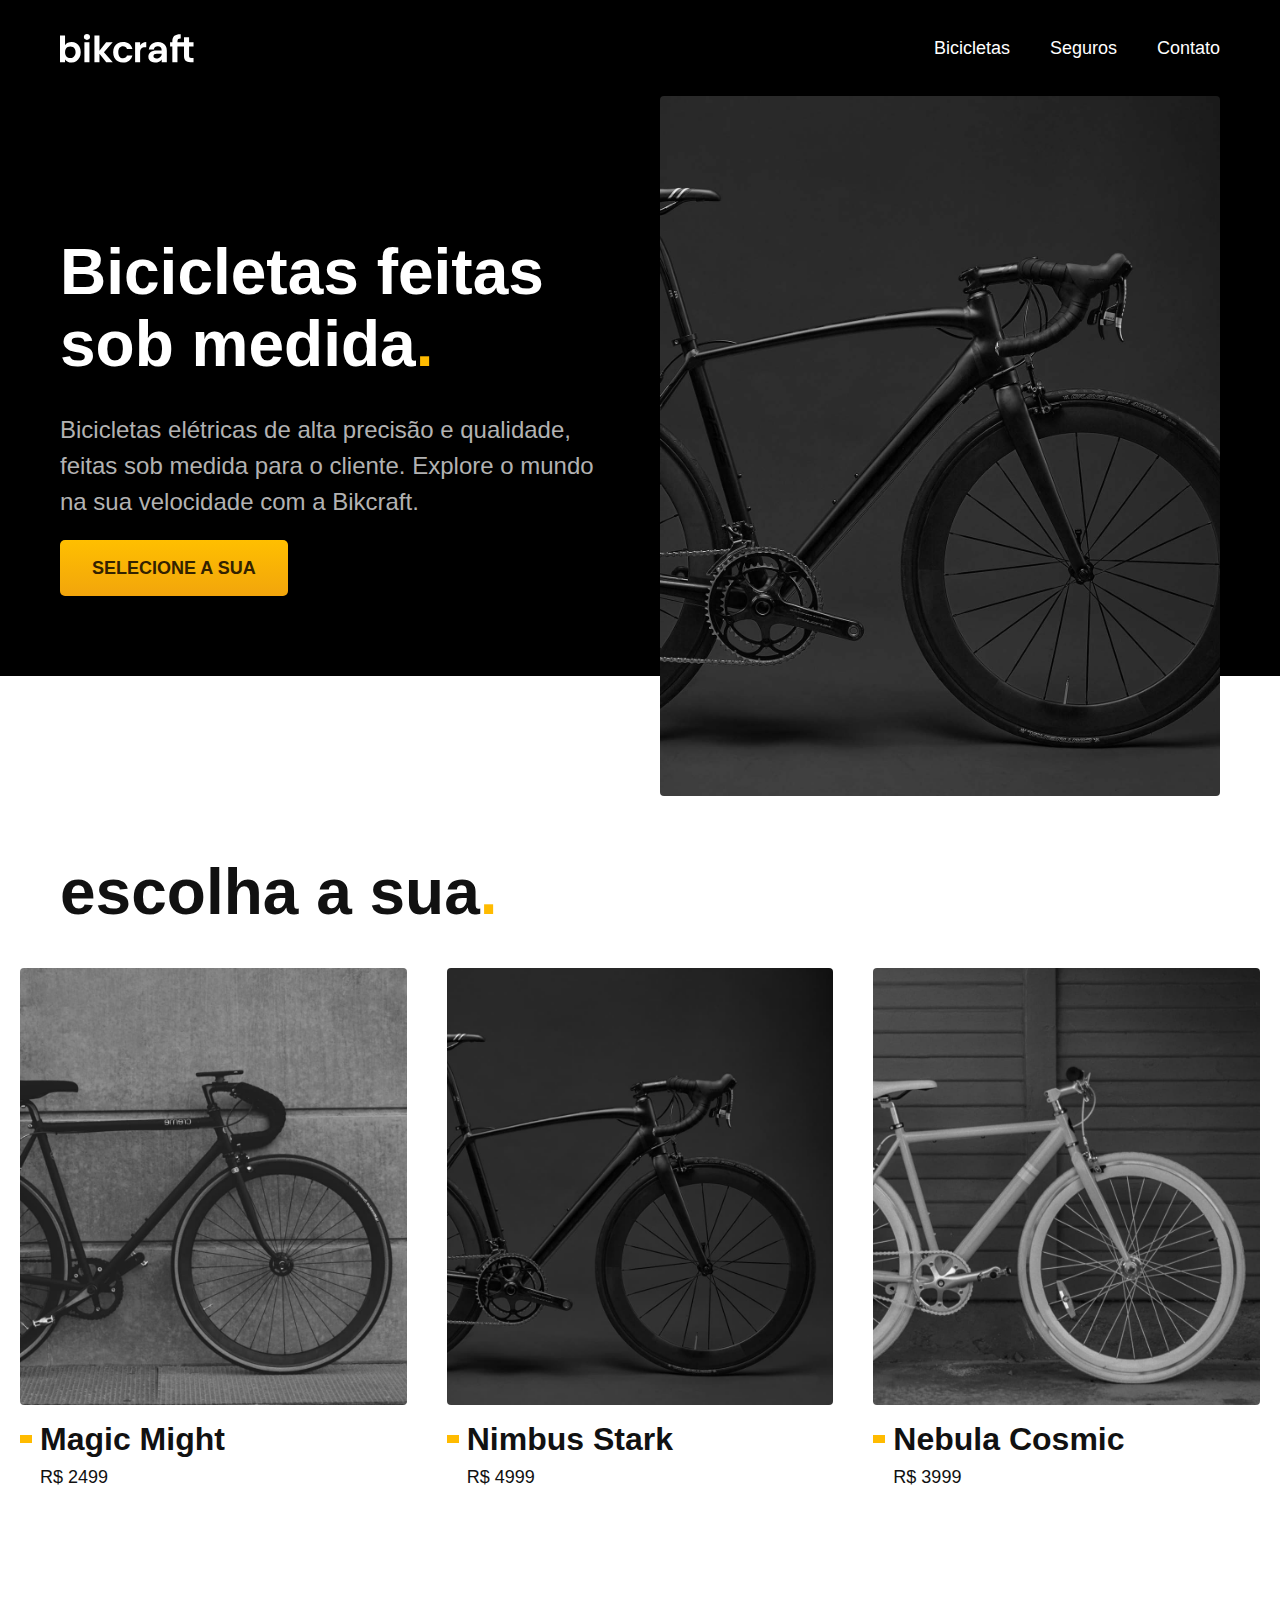
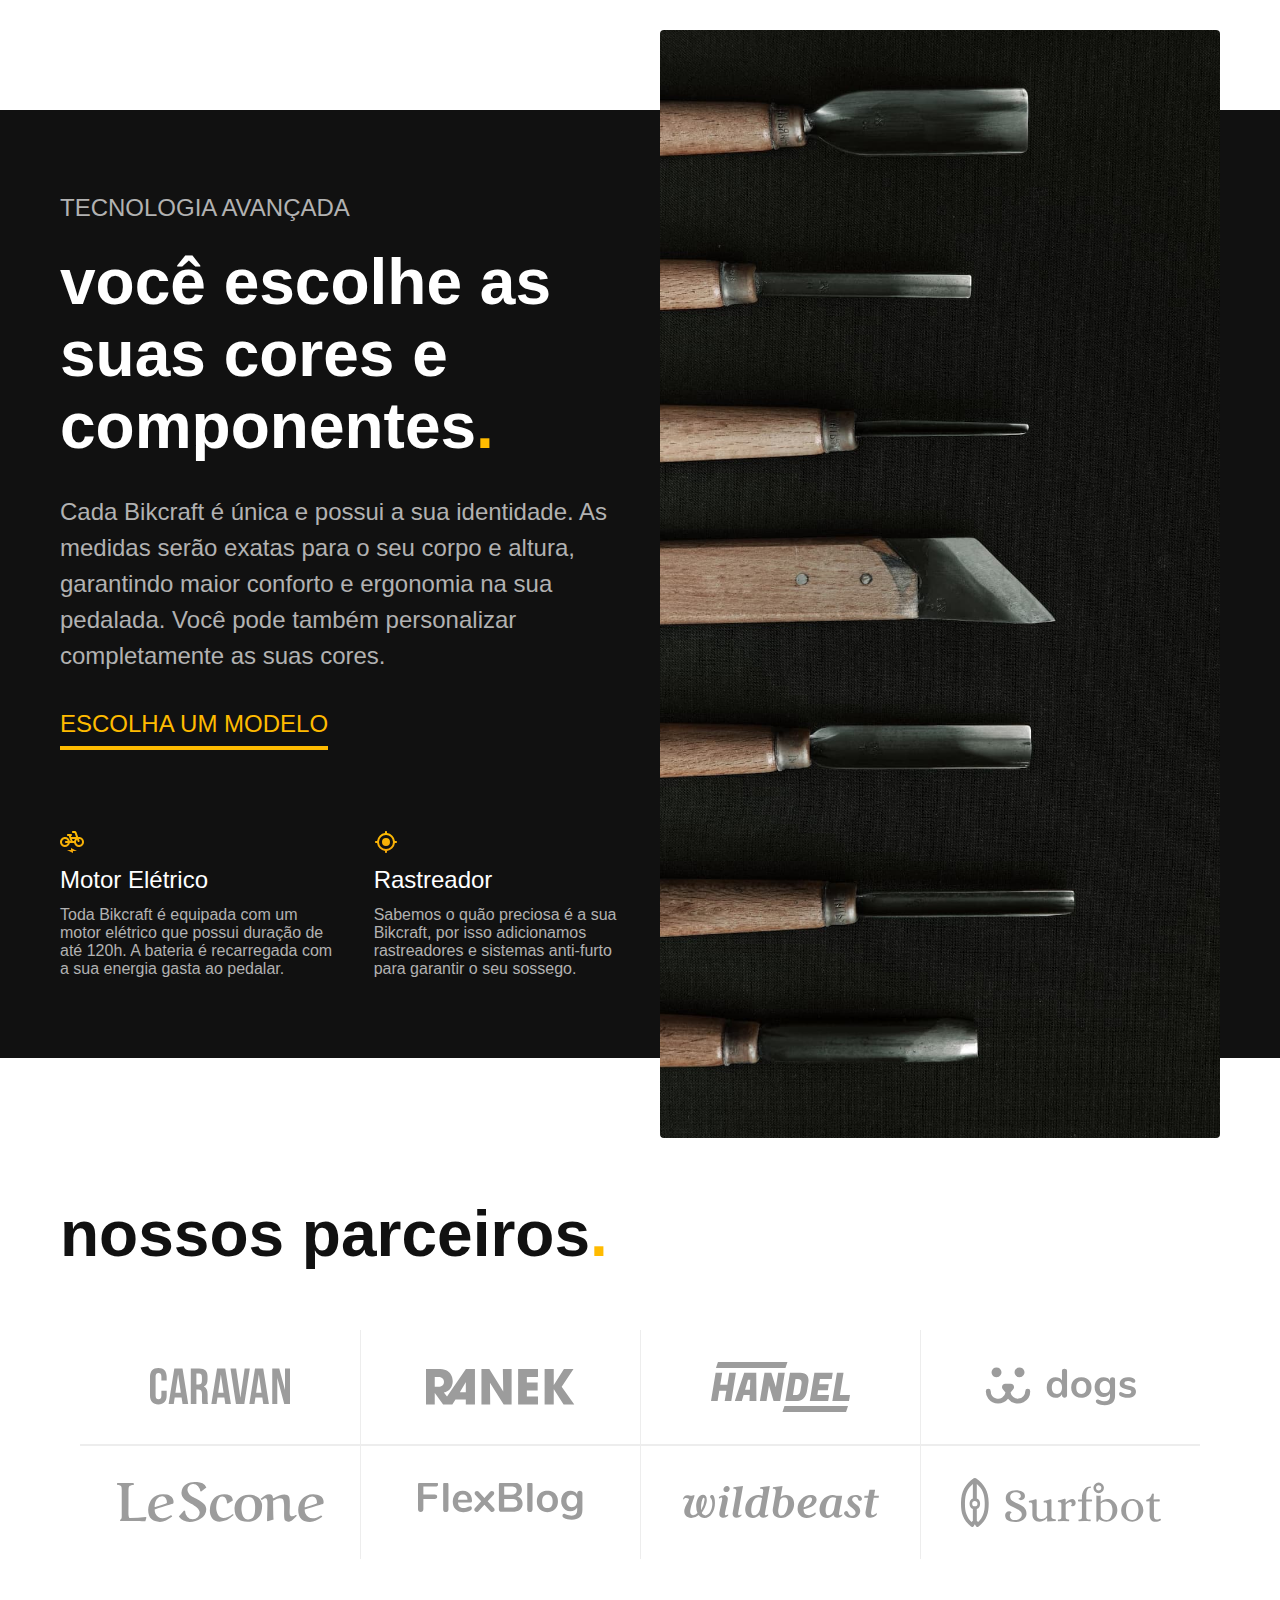
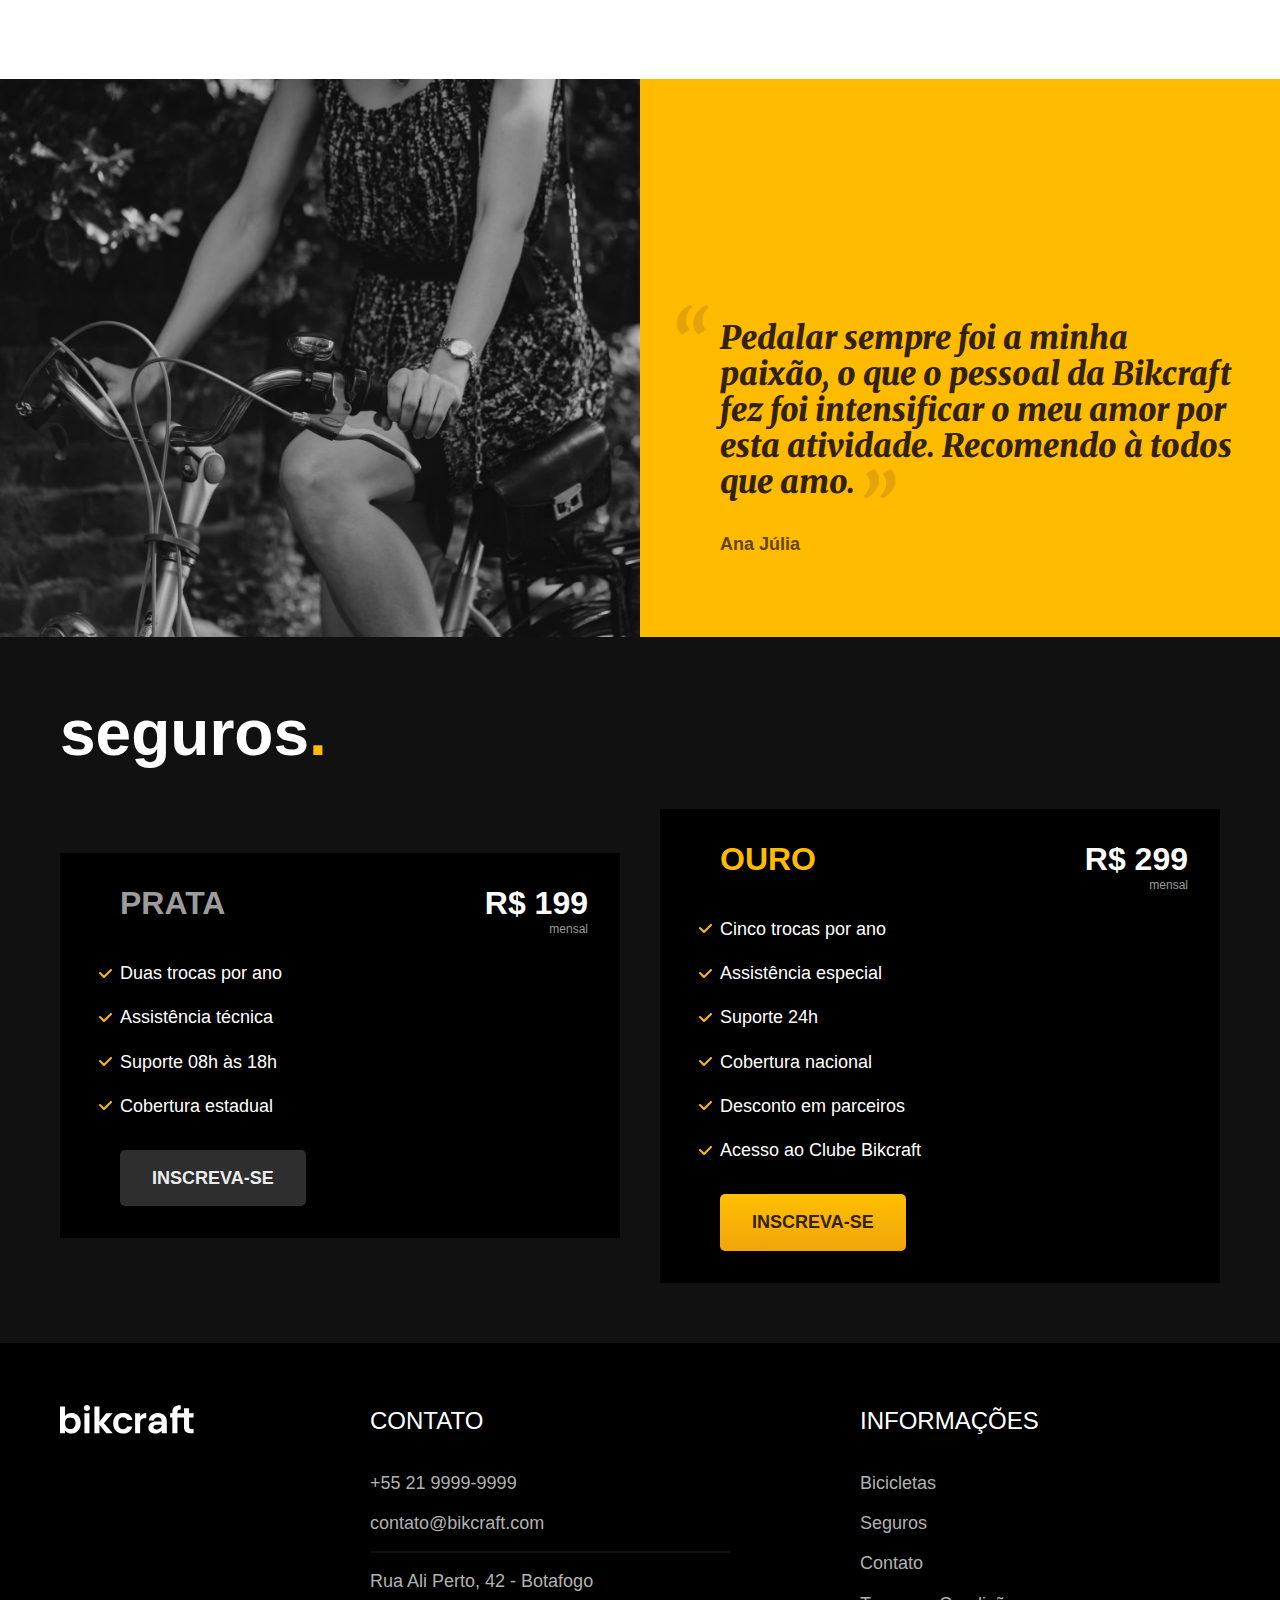
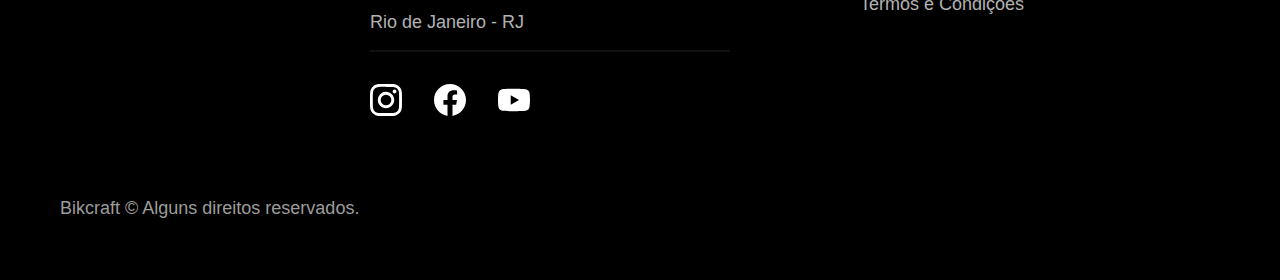
<file: index.html>
<!DOCTYPE html>

<html lang="pt-br">

<head>
  <meta charset="UTF-8">
  <meta name="viewport" content="width=device-width, initial-scale=1.0">
  <title>Bikecraft - Bicicletas Elétricas</title>
  <meta name="description" content="Bicicletas elétricas de alta precisão e qualidade,  feitas sob medida para o cliente. Explore o mundo na sua velocidade com a Bikcraft.">
  <link rel="stylesheet" href="./css/style.css">
  <link rel="preconnect" href="https://fonts.googleapis.com">
  <link rel="preconnect" href="https://fonts.gstatic.com" crossorigin>
  <link href="https://fonts.googleapis.com/css2?family=Merriweather:ital,wght@1,900&display=swap" rel="stylesheet">

</head>

<body>
  <header class="header-bg">
    <div class="header container">
      <a href="">
        <img src="./img/bikcraft.svg" alt="Bikcraft">
      </a>

      <nav aria-label="primaria">
        <ul class="header-menu font-1-m cor-0">
          <li><a href="./bicicletas.html">Bicicletas</a></li>
          <li><a href="./seguros.html">Seguros</a></li>
          <li><a href="./contato.html">Contato</a></li>
        </ul>
      </nav>
    </div>
  </header>

  <main class="introducao-bg">
    <div class="introducao container">
      <div class="introducao-conteudo">
        <h1 class="font-1-xxl cor-0">Bicicletas feitas sob medida<span class="cor-p1">.</span></h1>
        <p class="font-2-l cor-5">Bicicletas elétricas de alta precisão e qualidade, feitas sob medida para o cliente. Explore o mundo na sua velocidade com a Bikcraft.</p>
        <a class="btn" href="./bicicletas.html">SELECIONE A SUA</a>
      </div>
      <div>
        <img src="./img/fotos/introducao.jpg" alt="Bicicleta elétrica preta">
      </div>
    </div>

  </main>

  <article class="bicicletas-lista">
    <h2 class="container font-1-xxl">escolha a sua<span class="cor-p1">.</span></h2>
    <ul>
      <li>
        <a href="./bicicletas/magic.html">
          <img src="./img/bicicletas/magic-home.jpg" alt="Bicicleta Preta">
          <h3 class="font-1-xl c11">Magic Might</h3>
          <span class="font-2-m c8">R$ 2499</span>
        </a>
      </li>
      <li>
        <a href="./bicicletas/nimbus.html">
          <img src="./img/bicicletas/nimbus-home.jpg" alt="Bicicleta Preta">
          <h3 class="font-1-xl c11">Nimbus Stark</h3>
          <span class="font-2-m c8">R$ 4999</span>
        </a>
      </li>
      <li>
        <a href="./bicicletas/nebula.html">
          <img src="./img/bicicletas/nebula-home.jpg" alt="Bicicleta Preta">
          <h3 class="font-1-xl c11">Nebula Cosmic</h3>
          <span class="font-2-m c8">R$ 3999</span>
        </a>
      </li>
    </ul>
  </article>

  <article class="tecnologia-bg">
    <div class="tecnologia container">
      <div class="tecnologia-conteudo">
        <span class="cor-5 font-2-l-b">Tecnologia Avançada</span>
        <h1 class="font-1-xxl cor-0">você escolhe as suas cores e componentes<span class="cor-p1">.</span></h1>
        <p class="font-2-l cor-5">Cada Bikcraft é única e possui a sua identidade. As medidas serão exatas para o seu corpo e altura, garantindo maior conforto e ergonomia na sua pedalada. Você pode também personalizar completamente as suas cores.</p>
        <a class="link" href=".bicicletas.html">Escolha um modelo</a>
        <div class="tecnologia-vantagens">
          <div>
            <img src="./img/icones/eletrica.svg" alt="">
            <h3 class="font-1-l cor-0">Motor Elétrico</h3>
            <p class=".font-2-s cor-5">Toda Bikcraft é equipada com um motor elétrico que possui duração de até 120h. A bateria é recarregada com a sua energia gasta ao pedalar.</p>
          </div>
          <div>
            <img src="./img/icones/rastreador.svg" alt="">
            <h3 class="font-1-l cor-0">Rastreador</h3>
            <p class=".font-2-s cor-5">Sabemos o quão preciosa é a sua Bikcraft, por isso adicionamos rastreadores e sistemas anti-furto para garantir o seu sossego.</p>
          </div>
        </div>
      </div>
      <div class="tecnologia-imagem">
        <img src="./img/fotos/tecnologia.jpg" alt="Tecnologias Avançadas">
      </div>
    </div>
  </article>
  <section class="parceiro" aria-label="Nossos Parceiros">
    <div class="container parceiros">
      <h1 class="font-1-xxl cor-11">nossos parceiros<span class="cor-p1">.</span></h1>
      <div>
        <ul>
          <li>
            <img src="./img/parceiros/caravan.svg" alt="">
          </li>
          <li>
            <img src="./img/parceiros/ranek.svg" alt="">
          </li>
          <li>
            <img src="./img/parceiros/handel.svg" alt="">
          </li>
          <li>
            <img src="./img/parceiros/dogs.svg" alt="">
          </li>
          <li>
            <img src="./img/parceiros/lescone.svg" alt="">
          </li>
          <li>
            <img src="./img/parceiros/flexblog.svg" alt="">
          </li>
          <li>
            <img src="./img/parceiros/wildbeast.svg" alt="">
          </li>
          <li>
            <img src="./img/parceiros/surfbot.svg" alt="">
          </li>
        </ul>
      </div>
    </div>
  </section>
  <section class="depoimento" aria-label="Depoimento">
    <div>
      <img src="./img/fotos/depoimento.jpg" alt="">
    </div>
    <div class="depoimento-conteudo">
      <blockquote class="font-1-xl cor-p5">
        <p>Pedalar sempre foi a minha paixão, o que o pessoal da Bikcraft fez foi intensificar o meu amor por esta atividade. Recomendo à todos que amo.</p>
      </blockquote>
      <span class="font-1-m-b cor-p4">Ana Júlia</span>
    </div>
  </section>
  <article class="seguros-bg">
    <div class="seguros container">
      <h1 class="font-1-xxl cor-0">seguros<span class="cor-p1">.</span></h1>
      <div class="seguros-item">
        <h3 class="font-1-xl cor-6">PRATA</h3>
        <span class="font-1-xl cor-0">R$ 199 <span class="font-1-xs cor-6">mensal</span></span>
        <ul class="cor-0 font-2-m">
          <li>Duas trocas por ano</li>
          <li>Assistência técnica</li>
          <li>Suporte 08h às 18h</li>
          <li>Cobertura estadual</li>
        </ul>
        <a class="btn secundario" href="./orcamento.html">INSCREVA-SE</a>
      </div>
      <div class="seguros-item">
        <h3 class="font-1-xl cor-p1">OURO</h3>
        <span class="font-1-xl cor-0">R$ 299 <span class="font-1-xs cor-6">mensal</span></span>
        <ul class="cor-0 font-2-m">
          <li>Cinco trocas por ano</li>
          <li>Assistência especial</li>
          <li>Suporte 24h</li>
          <li>Cobertura nacional</li>
          <li>Desconto em parceiros</li>
          <li>Acesso ao Clube Bikcraft</li>
        </ul>
        <a class="btn" href="./orcamento.html">INSCREVA-SE</a>
      </div>
    </div>
  </article>

  <footer class="footer-bg">
    <div class="footer container">
      <img src="./img/bikcraft.svg" alt="">
      <div class="footer-contato">
        <h3 class="font-2-l-b cor-0">Contato</h3>
        <ul class="font-2-m cor-5">
          <li><a href="tel:+552199999999">+55 21 9999-9999</a></li>
          <li><a href="mailto:contato@bikcraft.com">contato@bikcraft.com</a></li>
          <li>Rua Ali Perto, 42 - Botafogo</li>
          <li>Rio de Janeiro - RJ</li>
        </ul>
        <div class="footer-redes">
          <a href="./">
            <img src="./img/redes/instagram.svg" alt="Instagram">
          </a>
          <a href="./">
            <img src="./img/redes/facebook.svg" alt="Facebook">
          </a>
          <a href="./">
            <img src="./img/redes/youtube.svg" alt="Youtube">
          </a>
        </div>
      </div>
      <div class="footer-informacoes">
        <h3 class="font-2-l-b cor-0">Informações</h3>
        <nav>
          <ul class="font-1-m cor-5">
            <li><a href="./bicicletas.html">Bicicletas</a></li>
            <li><a href="./seguros.html">Seguros</a></li>
            <li><a href="./contato.html">Contato</a></li>
            <li><a href="./termos.html">Termos e Condições</a></li>
          </ul>
        </nav>
      </div>
      <p class="footer-copy font-2-m cor-6">Bikcraft © Alguns direitos reservados.</p>
    </div>
  </footer>
</body>

</html>
</file>
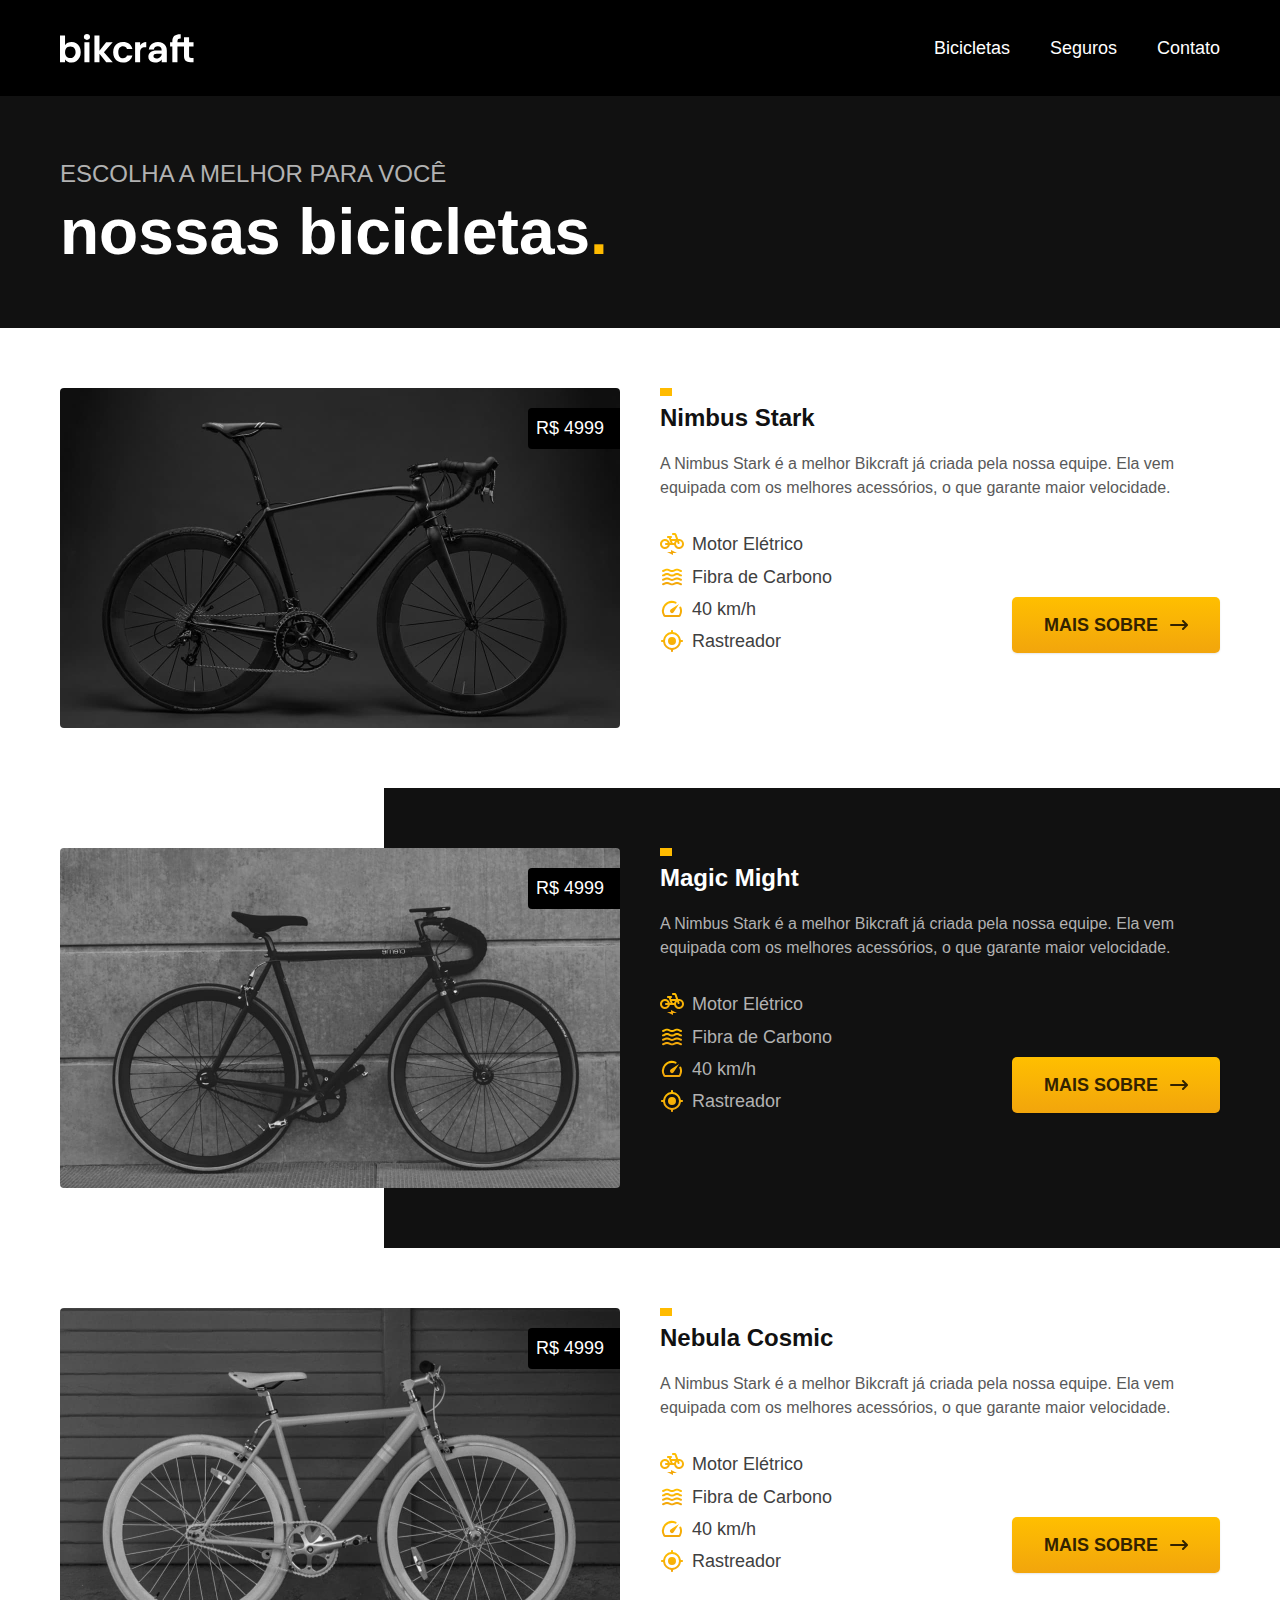
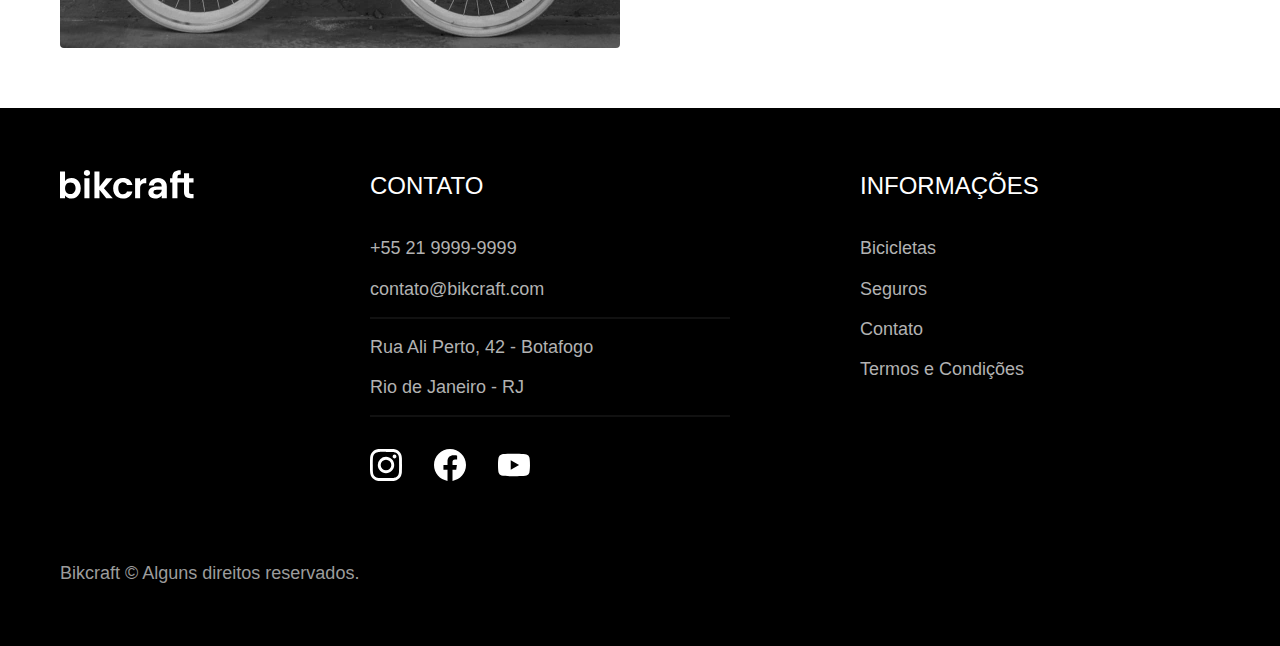
<file: bicicletas.html>
<!DOCTYPE html>

<html lang="pt-br">

<head>
  <meta charset="UTF-8">
  <meta name="viewport" content="width=device-width, initial-scale=1.0">
  <title>Bicicletas | Bikecraft</title>
  <meta name="description" content="Bicicletas elétricas de alta precisão e qualidade,  feitas sob medida para o cliente. Explore o mundo na sua velocidade com a Bikcraft.">
  <link rel="stylesheet" href="./css/style.css">
  <link rel="preconnect" href="https://fonts.googleapis.com">
  <link rel="preconnect" href="https://fonts.gstatic.com" crossorigin>
  <link href="https://fonts.googleapis.com/css2?family=Merriweather:ital,wght@1,900&display=swap" rel="stylesheet">

</head>

<body id="bicicletas">
  <header class="header-bg">
    <div class="header container">
      <a href="">
        <img src="./img/bikcraft.svg" alt="Bikcraft">
      </a>

      <nav aria-label="primaria">
        <ul class="header-menu font-1-m cor-0">
          <li><a href="./bicicletas.html">Bicicletas</a></li>
          <li><a href="./seguros.html">Seguros</a></li>
          <li><a href="./contato.html">Contato</a></li>
        </ul>
      </nav>
    </div>
  </header>

  <main>
    <div class="titulo-bg">
      <div class="titulo container">
        <p class="font-2-l-b cor-5">Escolha a melhor para você</p>
        <h1 class="font-1-xxl cor-0">nossas bicicletas<span class="cor-p1">.</span></h1>
      </div>
    </div>

    <div class="bicicletas container">
      <div class="bicicletas-imagem">
        <img src="./img/bicicletas/nimbus.jpg" alt="Bicicleta preta">
        <span class="font-2-m cor-0"> R$ 4999</span>
      </div>
      <div class="bicicletas-conteudo">
        <h2 class=".font-1-xl">Nimbus Stark</h2>
        <p class="font-2-s cor-8">A Nimbus Stark é a melhor Bikcraft já criada pela nossa equipe. Ela vem equipada com os melhores acessórios, o que garante maior velocidade.</p>
        <ul class="font-1-m cor-9">
          <li>
            <img src="./img/icones/eletrica.svg" alt="">
            Motor Elétrico
          </li>
          <li>
            <img src="./img/icones/carbono.svg" alt="">
            Fibra de Carbono
          </li>
          <li>
            <img src="./img/icones/velocidade.svg" alt="">
            40 km/h
          </li>
          <li>
            <img src="./img/icones/rastreador.svg" alt="">
            Rastreador
          </li>
        </ul>
        <a class="btn seta" href="./bicicletas/nimbus.html"> MAIS SOBRE</a>
      </div>
    </div>

    <div class="bicicletas-bg">
      <div class="bicicletas container">
        <div class="bicicletas-imagem">
          <img src="./img/bicicletas/magic.jpg" alt="Bicicleta preta">
          <span class="font-2-m cor-0"> R$ 4999</span>
        </div>
        <div class="bicicletas-conteudo">
          <h2 class=".font-1-xl cor-0">Magic Might</h2>
          <p class="font-2-s cor-5">A Nimbus Stark é a melhor Bikcraft já criada pela nossa equipe. Ela vem equipada com os melhores acessórios, o que garante maior velocidade.</p>
          <ul class="font-1-m cor-5">
            <li>
              <img src="./img/icones/eletrica.svg" alt="">
              Motor Elétrico
            </li>
            <li>
              <img src="./img/icones/carbono.svg" alt="">
              Fibra de Carbono
            </li>
            <li>
              <img src="./img/icones/velocidade.svg" alt="">
              40 km/h
            </li>
            <li>
              <img src="./img/icones/rastreador.svg" alt="">
              Rastreador
            </li>
          </ul>
          <a class="btn seta" href="./bicicletas/magic.html"> MAIS SOBRE</a>
        </div>
      </div>
    </div>


    <div class="bicicletas container">
      <div class="bicicletas-imagem">
        <img src="./img/bicicletas/nebula.jpg" alt="Bicicleta preta">
        <span class="font-2-m cor-0"> R$ 4999</span>
      </div>
      <div class="bicicletas-conteudo">
        <h2 class=".font-1-xl">Nebula Cosmic</h2>
        <p class="font-2-s cor-8">A Nimbus Stark é a melhor Bikcraft já criada pela nossa equipe. Ela vem equipada com os melhores acessórios, o que garante maior velocidade.</p>
        <ul class="font-1-m cor-9">
          <li>
            <img src="./img/icones/eletrica.svg" alt="">
            Motor Elétrico
          </li>
          <li>
            <img src="./img/icones/carbono.svg" alt="">
            Fibra de Carbono
          </li>
          <li>
            <img src="./img/icones/velocidade.svg" alt="">
            40 km/h
          </li>
          <li>
            <img src="./img/icones/rastreador.svg" alt="">
            Rastreador
          </li>
        </ul>
        <a class="btn seta" href="./bicicletas/nebula.html"> MAIS SOBRE</a>
      </div>
    </div>

  </main>

  <footer class="footer-bg">
    <div class="footer container">
      <img src="./img/bikcraft.svg" alt="">
      <div class="footer-contato">
        <h3 class="font-2-l-b cor-0">Contato</h3>
        <ul class="font-2-m cor-5">
          <li><a href="tel:+552199999999">+55 21 9999-9999</a></li>
          <li><a href="mailto:contato@bikcraft.com">contato@bikcraft.com</a></li>
          <li>Rua Ali Perto, 42 - Botafogo</li>
          <li>Rio de Janeiro - RJ</li>
        </ul>
        <div class="footer-redes">
          <a href="./">
            <img src="./img/redes/instagram.svg" alt="Instagram">
          </a>
          <a href="./">
            <img src="./img/redes/facebook.svg" alt="Facebook">
          </a>
          <a href="./">
            <img src="./img/redes/youtube.svg" alt="Youtube">
          </a>
        </div>
      </div>
      <div class="footer-informacoes">
        <h3 class="font-2-l-b cor-0">Informações</h3>
        <nav>
          <ul class="font-1-m cor-5">
            <li><a href="./bicicletas.html">Bicicletas</a></li>
            <li><a href="./seguros.html">Seguros</a></li>
            <li><a href="./contato.html">Contato</a></li>
            <li><a href="./termos.html">Termos e Condições</a></li>
          </ul>
        </nav>
      </div>
      <p class="footer-copy font-2-m cor-6">Bikcraft © Alguns direitos reservados.</p>
    </div>
  </footer>
</body>

</html>
</file>
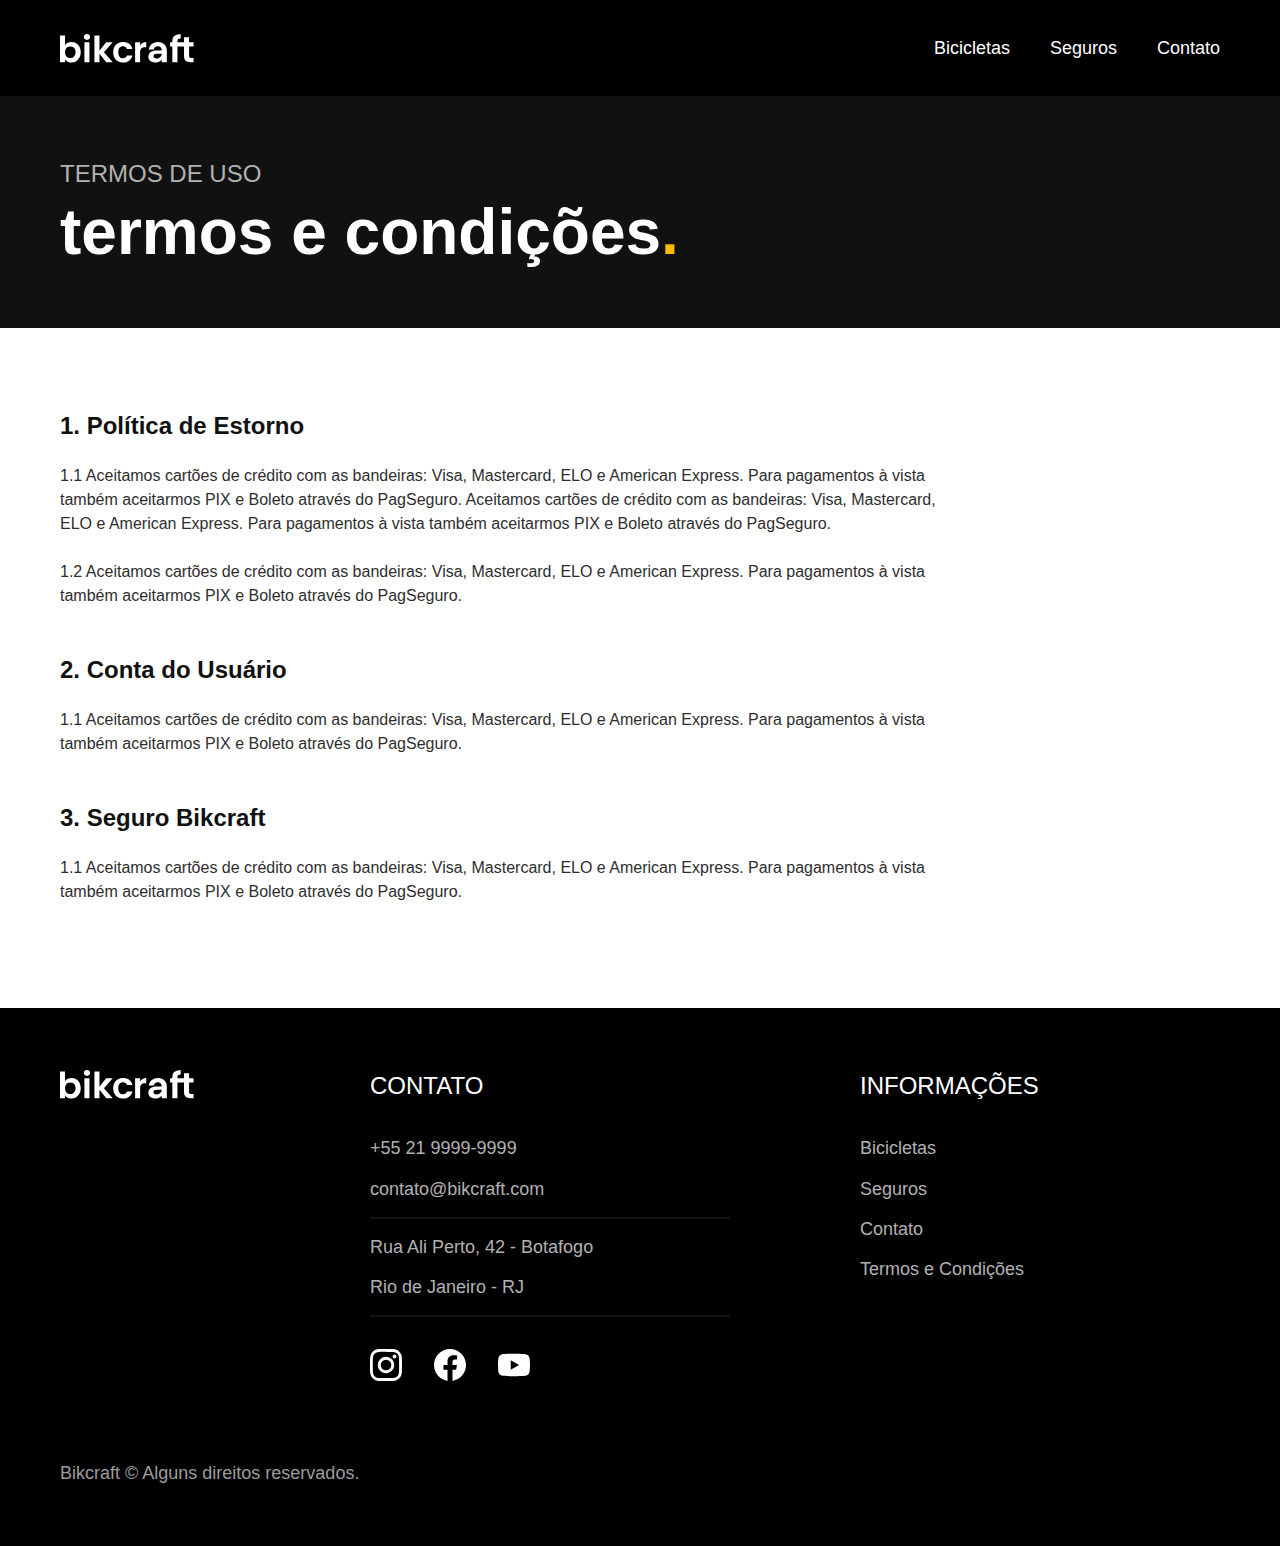
<file: termos.html>
<!DOCTYPE html>

<html lang="pt-br">

<head>
  <meta charset="UTF-8">
  <meta name="viewport" content="width=device-width, initial-scale=1.0">
  <title>Termos e Condições | Bikecraft</title>
  <meta name="description" content="Bicicletas elétricas de alta precisão e qualidade,  feitas sob medida para o cliente. Explore o mundo na sua velocidade com a Bikcraft.">
  <link rel="stylesheet" href="./css/style.css">
  <link rel="preconnect" href="https://fonts.googleapis.com">
  <link rel="preconnect" href="https://fonts.gstatic.com" crossorigin>
  <link href="https://fonts.googleapis.com/css2?family=Merriweather:ital,wght@1,900&display=swap" rel="stylesheet">

</head>

<body id="termos">
  <header class="header-bg">
    <div class="header container">
      <a href="">
        <img src="./img/bikcraft.svg" alt="Bikcraft">
      </a>

      <nav aria-label="primaria">
        <ul class="header-menu font-1-m cor-0">
          <li><a href="./bicicletas.html">Bicicletas</a></li>
          <li><a href="./seguros.html">Seguros</a></li>
          <li><a href="./contato.html">Contato</a></li>
        </ul>
      </nav>
    </div>
  </header>

  <main>
    <div class="titulo-bg">
      <div class="titulo container">
        <p class="font-2-l-b cor-5">Termos de uso</p>
        <h1 class="font-1-xxl cor-0">termos e condições<span class="cor-p1">.</span></h1>
      </div>
    </div>

    <div class="termos font-2-s cor-10 container">
      <h2 class="font-1-l cor-11">1. Política de Estorno</h2>
      <p>1.1 Aceitamos cartões de crédito com as bandeiras: Visa, Mastercard, ELO e American Express. Para pagamentos à vista também aceitarmos PIX e Boleto através do PagSeguro. Aceitamos cartões de crédito com as bandeiras: Visa, Mastercard, ELO e American Express. Para pagamentos à vista também aceitarmos PIX e Boleto através do PagSeguro.</p>
      <p>1.2 Aceitamos cartões de crédito com as bandeiras: Visa, Mastercard, ELO e American Express. Para pagamentos à vista também aceitarmos PIX e Boleto através do PagSeguro.</p>
      <h2 class="font-1-l cor-11">2. Conta do Usuário</h2>
      <p>1.1 Aceitamos cartões de crédito com as bandeiras: Visa, Mastercard, ELO e American Express. Para pagamentos à vista também aceitarmos PIX e Boleto através do PagSeguro.</p>
      <h2 class="font-1-l cor-11">3. Seguro Bikcraft</h2>
      <p>1.1 Aceitamos cartões de crédito com as bandeiras: Visa, Mastercard, ELO e American Express. Para pagamentos à vista também aceitarmos PIX e Boleto através do PagSeguro.</p>
    </div>
  </main>

  <footer class="footer-bg">
    <div class="footer container">
      <img src="./img/bikcraft.svg" alt="">
      <div class="footer-contato">
        <h3 class="font-2-l-b cor-0">Contato</h3>
        <ul class="font-2-m cor-5">
          <li><a href="tel:+552199999999">+55 21 9999-9999</a></li>
          <li><a href="mailto:contato@bikcraft.com">contato@bikcraft.com</a></li>
          <li>Rua Ali Perto, 42 - Botafogo</li>
          <li>Rio de Janeiro - RJ</li>
        </ul>
        <div class="footer-redes">
          <a href="./">
            <img src="./img/redes/instagram.svg" alt="Instagram">
          </a>
          <a href="./">
            <img src="./img/redes/facebook.svg" alt="Facebook">
          </a>
          <a href="./">
            <img src="./img/redes/youtube.svg" alt="Youtube">
          </a>
        </div>
      </div>
      <div class="footer-informacoes">
        <h3 class="font-2-l-b cor-0">Informações</h3>
        <nav>
          <ul class="font-1-m cor-5">
            <li><a href="./bicicletas.html">Bicicletas</a></li>
            <li><a href="./seguros.html">Seguros</a></li>
            <li><a href="./contato.html">Contato</a></li>
            <li><a href="./termos.html">Termos e Condições</a></li>
          </ul>
        </nav>
      </div>
      <p class="footer-copy font-2-m cor-6">Bikcraft © Alguns direitos reservados.</p>
    </div>
  </footer>
</body>

</html>
</file>
<file: css/style.css>
@import "./global/header.css";
@import "./global/footer.css";
@import "./utilidades/tipografia.css";
@import "./utilidades/cores.css";

@import "./global/global.css";

/* Utilidades */
@import "./utilidades/componentes.css";

/* Home */
@import "./home/introducao.css";

/* Bicicletas Lista */
@import "./bicicletas/bicicletas-lista.css";

/* Tecnologia */
@import "./tecnologia/tecnologia.css";

/* Parceiros */
@import "./parceiros/parceiros.css";

/* Depoimento */
@import "./depoimento/depoimento.css";

/* Seguros */
@import "./seguros/seguros.css";

/* Termos */ 
@import "./termos/termos.css";

@import "./bicicletas/bicicletas.css";
</file>
